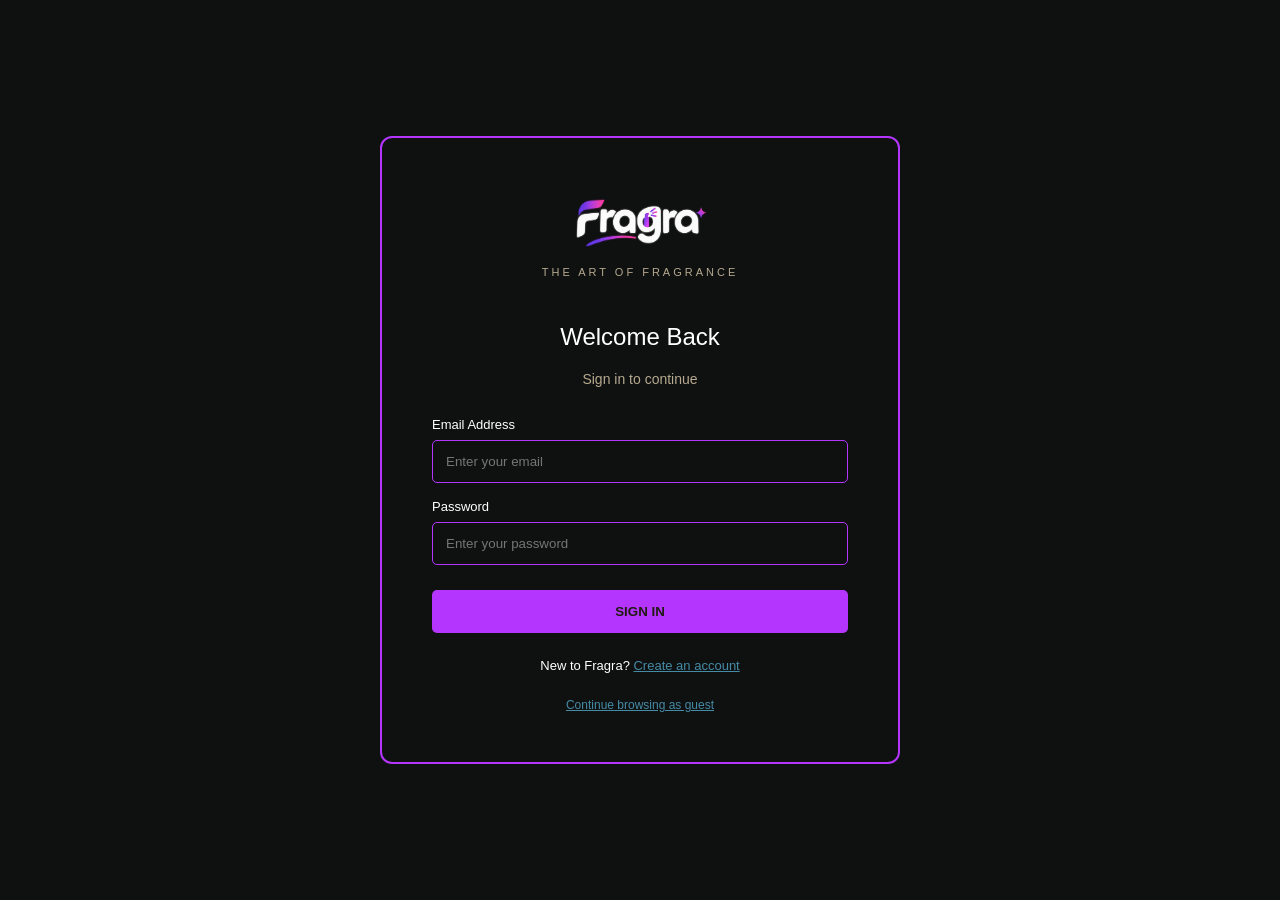
<file: Fragra-Full-Stack/frontend/account.html>
<!doctype html>
<html lang="en">
  <head>
    <meta charset="UTF-8" />
    <meta name="viewport" content="width=device-width,initial-scale=1" />
    <title>My Account | Fragra</title>
    <link rel="stylesheet" href="forms-fragra.css" />
    <script defer src="site.js"></script>
    <script defer src="account.js"></script>
  </head>
  <body>
    <header class="fragra-header">
      <a href="Fragra.html"><img src="logo.png" alt="Fragra" /></a>
      <nav>
        <a href="catalog.html">Shop</a><a href="cart.html">Cart</a
        ><a href="orders.html">Orders</a>
      </nav>
    </header>
    <main class="fragra-single">
      <section class="fragra-card">
        <h1>My Account</h1>
        <p><strong>Name:</strong> <span id="accountName">Loading...</span></p>
        <p><strong>Email:</strong> <span id="accountEmail">Loading...</span></p>
        <p id="accountMessage" role="status"></p>
        <p><a href="orders.html">View order history</a></p>
        <button class="fragra-button" onclick="fragraSignOut()">
          Sign Out
        </button>
      </section>
    </main>
  </body>
</html>
</file>
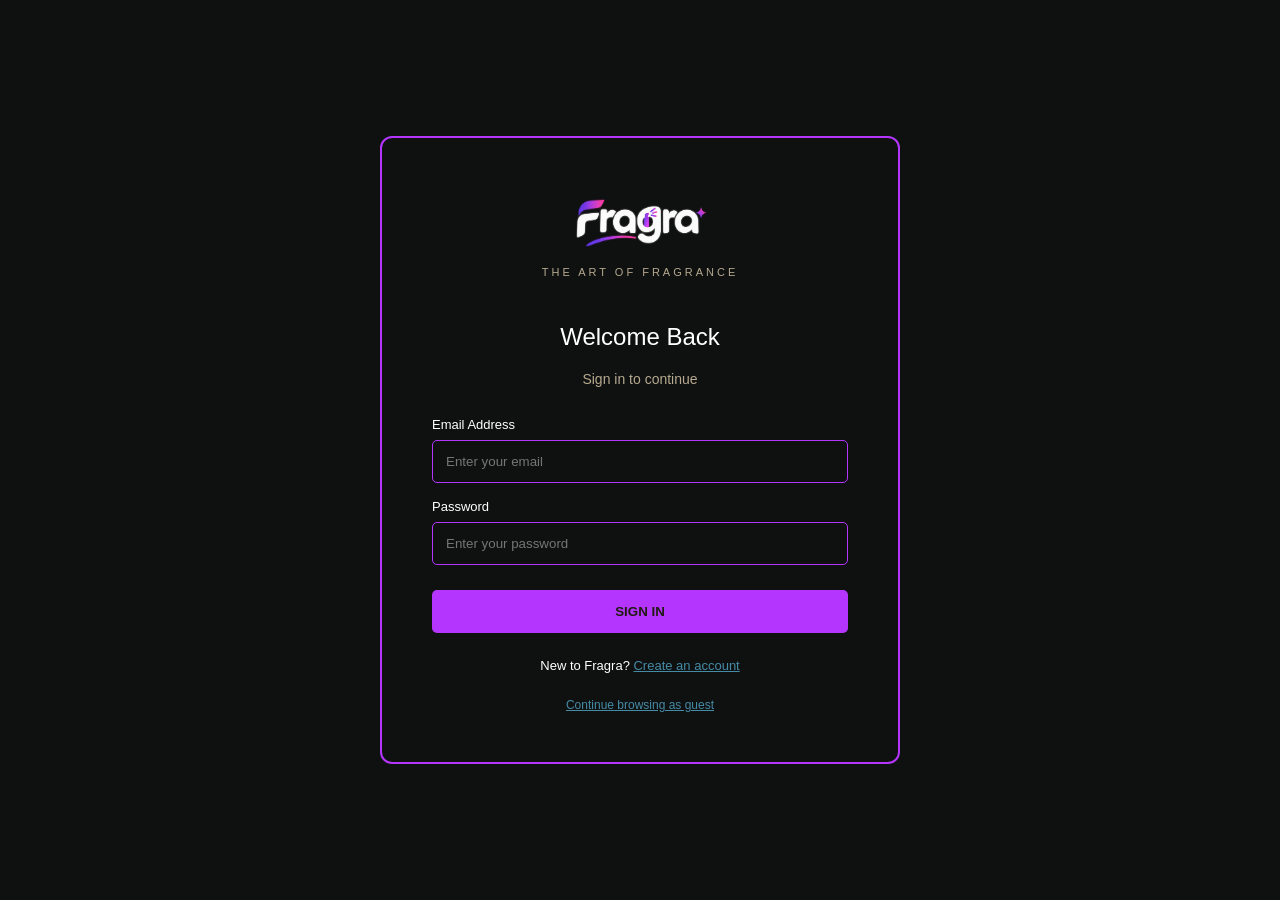
<file: Fragra-Full-Stack/frontend/checkout.html>
<!doctype html>
<html lang="en">
  <head>
    <meta charset="UTF-8" />
    <meta name="viewport" content="width=device-width,initial-scale=1" />
    <title>Secure Checkout | Fragra</title>
    <link rel="stylesheet" href="forms-fragra.css" />
    <script defer src="site.js"></script>
    <script defer src="checkout.js"></script>
  </head>
  <body>
    <header class="fragra-header">
      <a href="Fragra.html"><img src="logo.png" alt="Fragra" /></a>
      <nav><a href="cart.html">Cart</a><a href="orders.html">My Orders</a></nav>
    </header>
    <main class="fragra-layout">
      <section class="fragra-card">
        <h1>Delivery Details</h1>
        <p>
          Sign in is required to place an order. Delivery in India · Cash on
          Delivery only.
        </p>
        <form id="checkoutForm">
          <label
            >Full name<input
              required
              minlength="2"
              maxlength="100"
              name="recipient"
              id="recipient"
              autocomplete="name"
          /></label>
          <label
            >Mobile number<input
              required
              type="tel"
              name="mobile"
              maxlength="20"
              placeholder="10-digit mobile number"
              autocomplete="tel"
          /></label>
          <label
            >Full delivery address<textarea
              required
              maxlength="500"
              name="address"
              rows="3"
              placeholder="House, street, landmark"
              autocomplete="street-address"
            ></textarea>
          </label>
          <div class="fragra-two">
            <label
              >City<input
                required
                maxlength="120"
                name="city"
                autocomplete="address-level2" /></label
            ><label
              >State<input
                required
                maxlength="120"
                name="state"
                autocomplete="address-level1"
            /></label>
          </div>
          <label
            >PIN code<input
              required
              pattern="[0-9]{6}"
              maxlength="6"
              name="pincode"
              inputmode="numeric"
              autocomplete="postal-code"
          /></label>
          <div class="fragra-payment">
            <strong>Payment method:</strong> Cash on Delivery (COD)
            <p>
              Online payments are not enabled in this internship demo. No card
              details are collected.
            </p>
          </div>
          <p id="checkoutMessage" role="status"></p>
          <button type="submit" class="fragra-button">Place Order</button>
        </form>
      </section>
      <aside class="fragra-card">
        <h2>Order Summary</h2>
        <div id="checkoutItems">Loading...</div>
        <hr />
        <h2>Total: <span id="checkoutTotal">₹0</span></h2>
        <p>
          Products and prices are verified by the Java server before the order
          is created.
        </p>
      </aside>
    </main>
  </body>
</html>
</file>
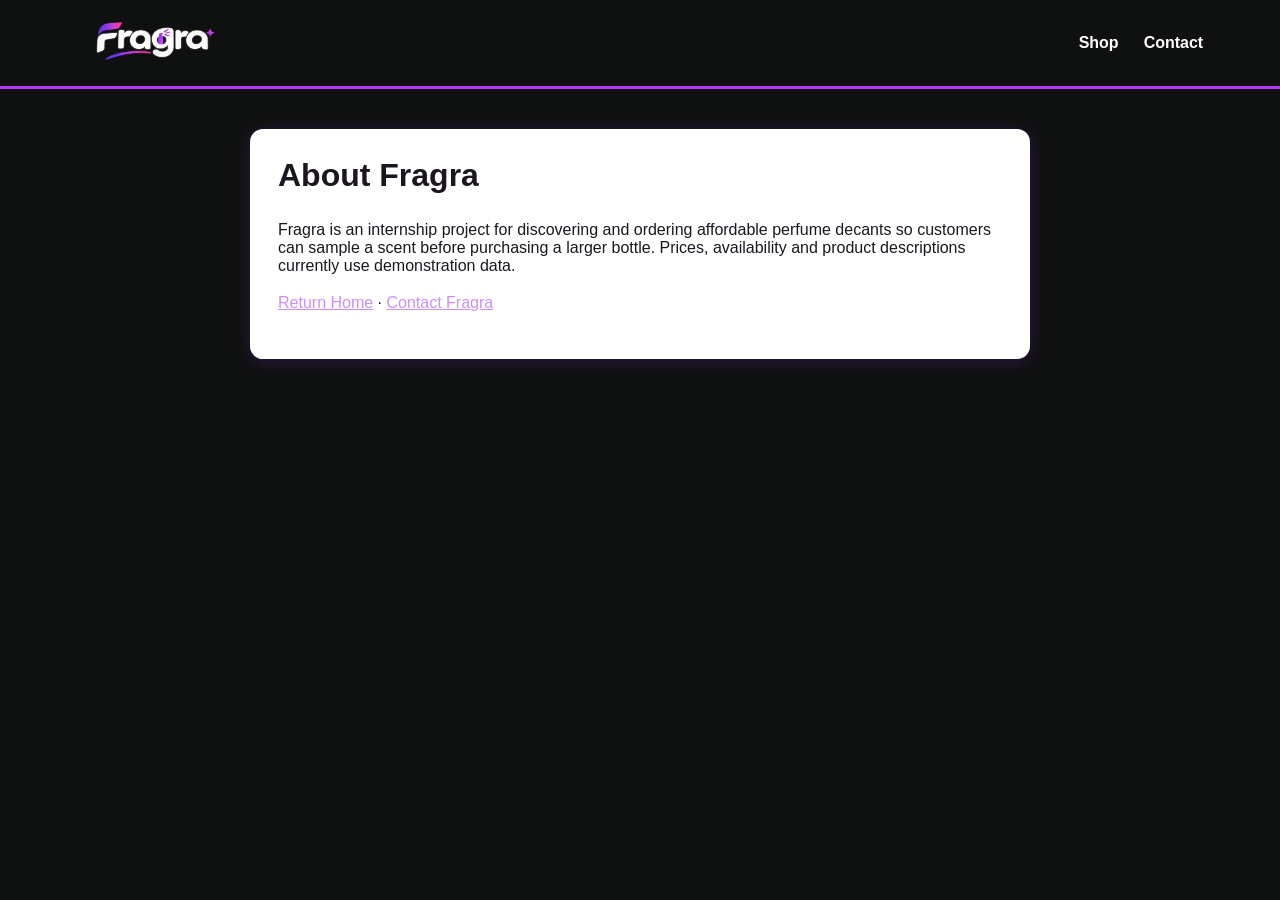
<file: Fragra-Full-Stack/frontend/info.html>
<!doctype html>
<html lang="en">
  <head>
    <meta charset="UTF-8" />
    <meta name="viewport" content="width=device-width,initial-scale=1" />
    <title>Information | Fragra</title>
    <link rel="stylesheet" href="forms-fragra.css" />
    <script defer src="site.js"></script>
    <script defer src="info.js"></script>
  </head>
  <body>
    <header class="fragra-header">
      <a href="Fragra.html"><img src="logo.png" alt="Fragra" /></a>
      <nav>
        <a href="catalog.html">Shop</a><a href="support.html">Contact</a>
      </nav>
    </header>
    <main class="fragra-single">
      <section class="fragra-card">
        <h1 id="infoTitle">Fragra Information</h1>
        <div id="infoText"><p>Loading...</p></div>
        <p>
          <a href="Fragra.html">Return Home</a> ·
          <a href="support.html">Contact Fragra</a>
        </p>
      </section>
    </main>
  </body>
</html>
</file>
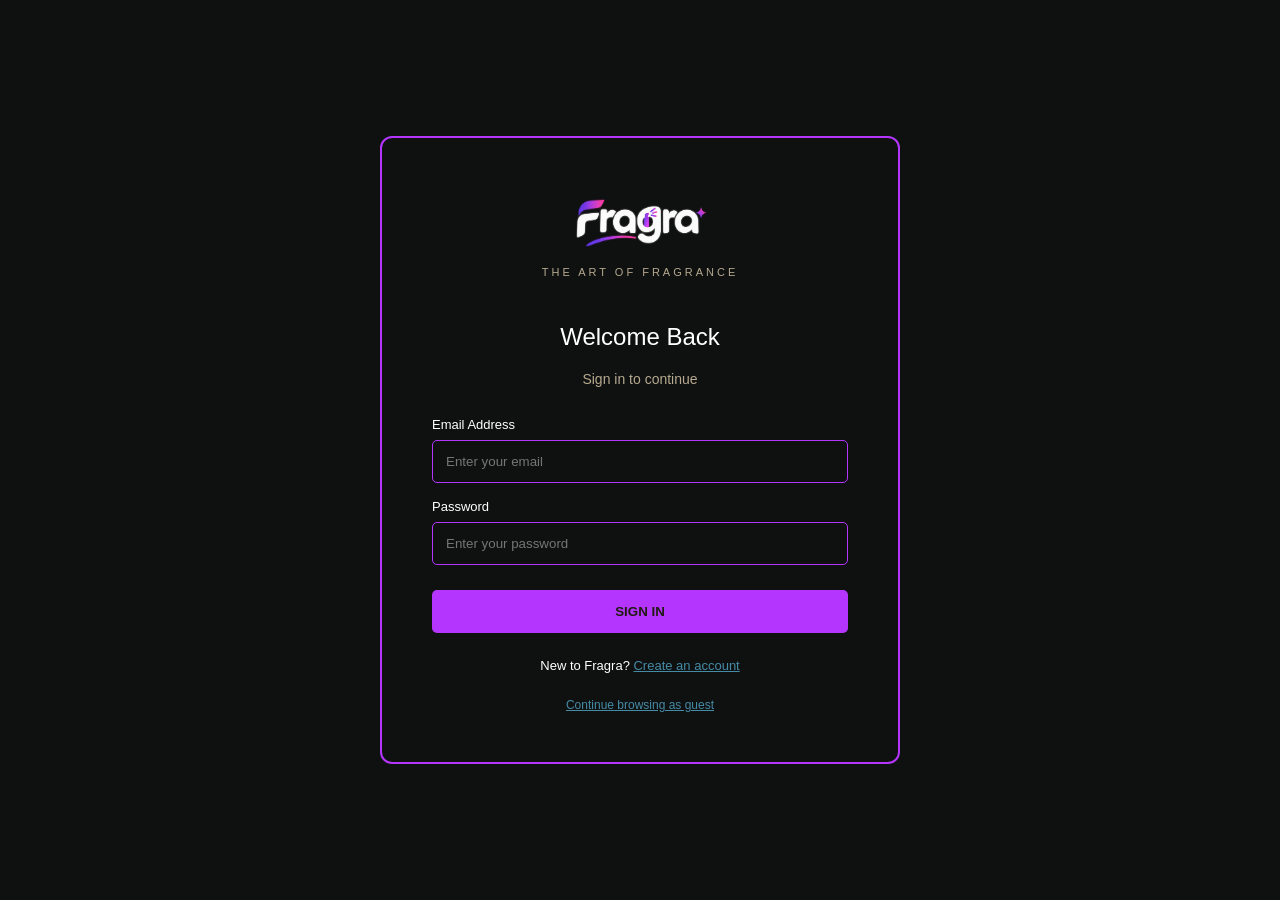
<file: Fragra-Full-Stack/frontend/login.html>
<!doctype html>
<html lang="en">
  <head>
    <meta charset="UTF-8" />
    <meta name="viewport" content="width=device-width, initial-scale=1.0" />
    <title>Fragra | Account</title>
    <link rel="stylesheet" href="login.css" />
  </head>
  <body>
    <div class="auth-container">
      <h1><img src="logo.png" alt="Fragra logo" /></h1>
      <p class="subtitle">THE ART OF FRAGRANCE</p>

      <h2 id="formTitle">Welcome Back</h2>
      <p id="formSubtitle">Sign in to continue</p>

      <form id="authForm">
        <div id="nameField" hidden>
          <label>Full Name</label>
          <input type="text" id="name" placeholder="Your full name" />
        </div>

        <label>Email Address</label>
        <input
          type="email"
          id="email"
          placeholder="Enter your email"
          required
        />

        <label>Password</label>
        <input
          type="password"
          id="password"
          placeholder="Enter your password"
          required
        />

        <button type="submit" id="submitBtn">SIGN IN</button>
      </form>

      <p id="message" role="status"></p>

      <p class="switch-text">
        <span id="switchPrompt">New to Fragra?</span>
        <a href="#" id="toggleAuth">Create an account</a>
      </p>

      <a class="guest-link" href="Fragra.html"> Continue browsing as guest </a>
    </div>

    <script src="site.js"></script>
    <script src="auth.js"></script>
  </body>
</html>
</file>
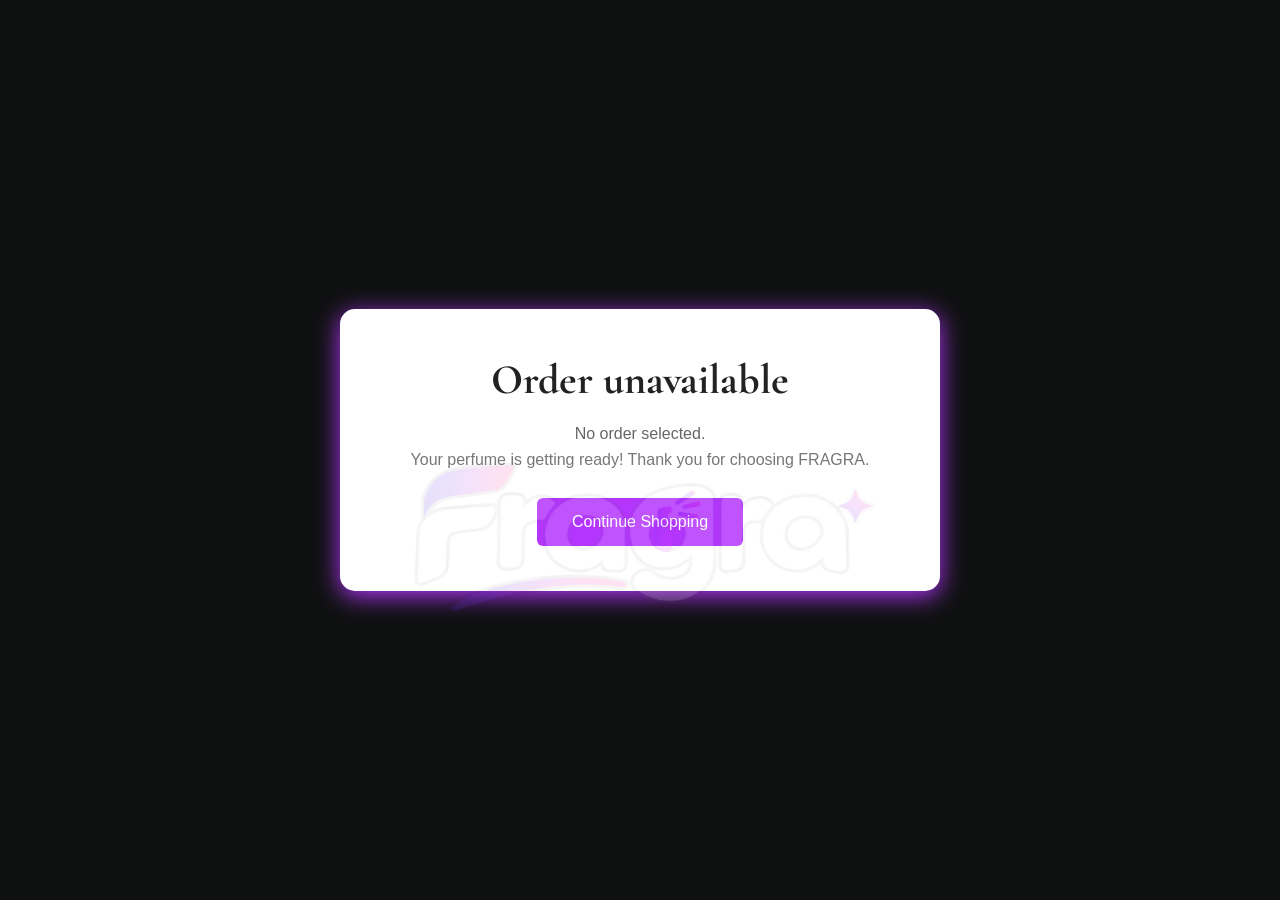
<file: Fragra-Full-Stack/frontend/order-confirm.html>
<!doctype html>
<html lang="en">
  <head>
    <meta charset="UTF-8" />
    <meta name="viewport" content="width=device-width, initial-scale=1.0" />

    <title>Order Confirmed | Fragra</title>

    <link rel="stylesheet" href="order.css" />

    <link
      href="https://fonts.googleapis.com/css2?family=Cormorant+Garamond:wght@400;500;600;700&display=swap"
      rel="stylesheet"
    />
  </head>

  <body>
    <div class="confirmation-container">
      <div class="bg-logo">
        <img src="logo.png" alt="Fragra Logo" />
      </div>
      <div class="success-icon">✓</div>

      <h1>Checking Your Order...</h1>

      <p class="message">
        Thank you for shopping with FRAGRA. Your order has been successfully
        placed.
      </p>

      <div class="order-details">
        <h2>Order Details</h2>

        <p><b>Order ID:</b> <span id="orderId">Loading...</span></p>

        <p><b>Product:</b> <span id="productName">Loading...</span></p>

        <p><b>Quantity:</b> <span id="quantity">—</span></p>

        <p><b>Total Amount:</b> ₹<span id="total">—</span></p>

        <p>
          <b>Order Status:</b>
          <span class="status">Checking</span>
        </p>
      </div>

      <p class="delivery-message">
        Your perfume is getting ready! Thank you for choosing FRAGRA.
      </p>

      <a href="Fragra.html" class="shop-btn"> Continue Shopping </a>
    </div>
    <script src="site.js"></script>
    <script src="confirmation.js"></script>
  </body>
</html>
</file>
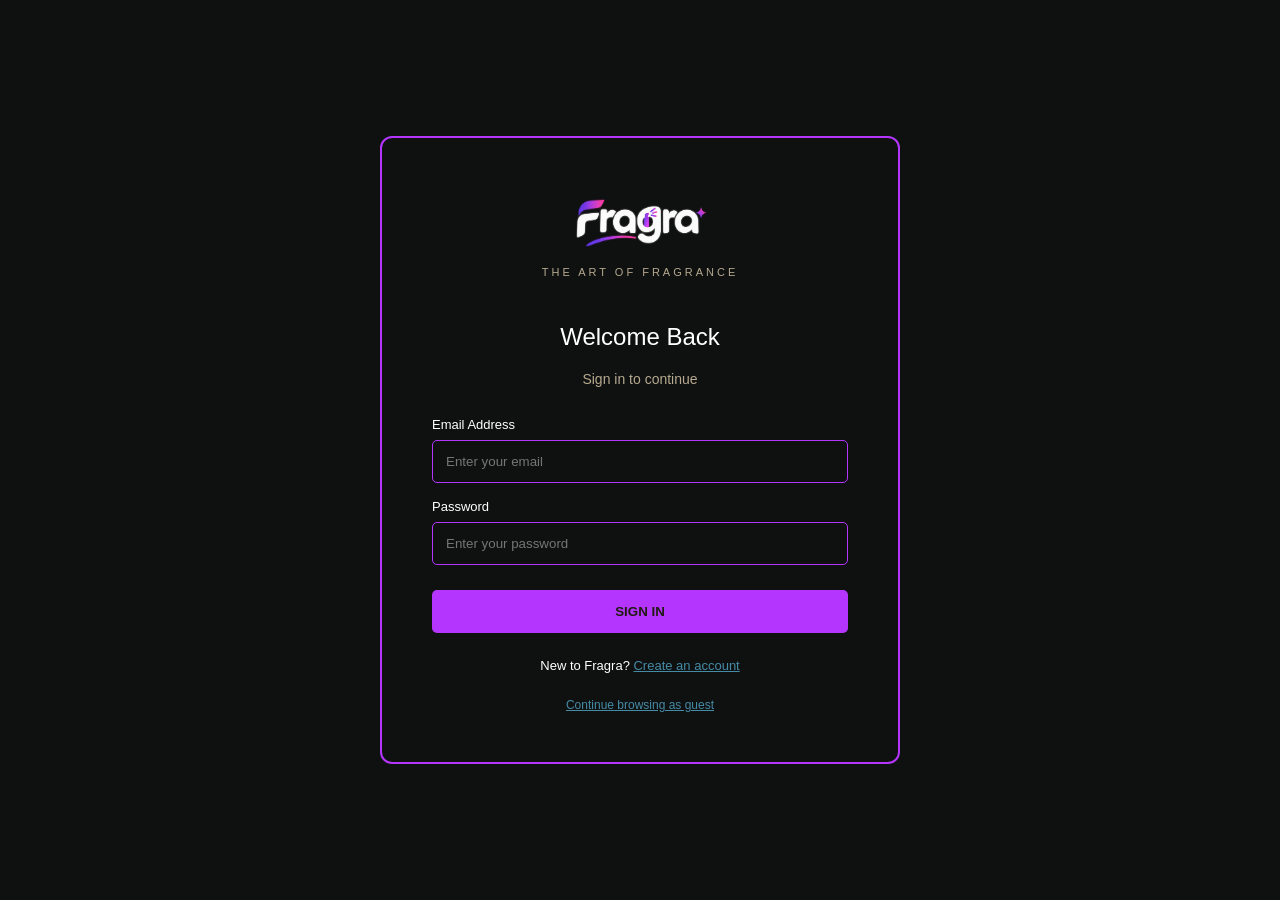
<file: Fragra-Full-Stack/frontend/orders.html>
<!doctype html>
<html lang="en">
  <head>
    <meta charset="UTF-8" />
    <meta name="viewport" content="width=device-width,initial-scale=1" />
    <title>My Orders | Fragra</title>
    <link rel="stylesheet" href="forms-fragra.css" />
    <script defer src="site.js"></script>
    <script defer src="orders.js"></script>
  </head>
  <body>
    <header class="fragra-header">
      <a href="Fragra.html"><img src="logo.png" alt="Fragra" /></a>
      <nav>
        <a href="catalog.html">Shop</a><a href="cart.html">Cart</a
        ><a href="account.html">Account</a>
      </nav>
    </header>
    <main class="fragra-single">
      <h1>My Orders</h1>
      <div id="ordersList">Loading your orders...</div>
    </main>
  </body>
</html>
</file>
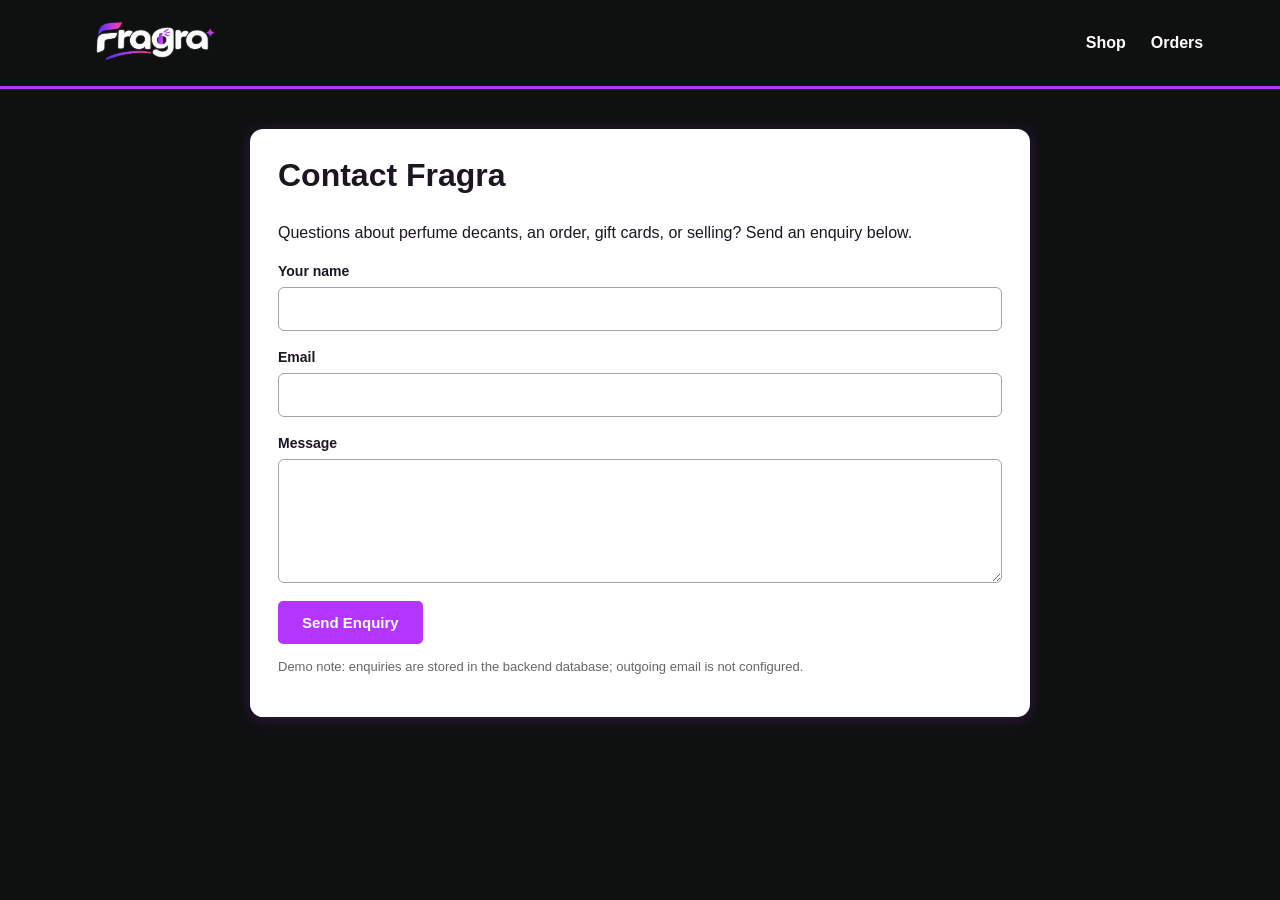
<file: Fragra-Full-Stack/frontend/support.html>
<!doctype html>
<html lang="en">
  <head>
    <meta charset="UTF-8" />
    <meta name="viewport" content="width=device-width,initial-scale=1" />
    <title>Customer Service | Fragra</title>
    <link rel="stylesheet" href="forms-fragra.css" />
    <script defer src="site.js"></script>
    <script defer src="support.js"></script>
  </head>
  <body>
    <header class="fragra-header">
      <a href="Fragra.html"><img src="logo.png" alt="Fragra" /></a>
      <nav><a href="catalog.html">Shop</a><a href="orders.html">Orders</a></nav>
    </header>
    <main class="fragra-single">
      <section class="fragra-card">
        <h1>Contact Fragra</h1>
        <p>
          Questions about perfume decants, an order, gift cards, or selling?
          Send an enquiry below.
        </p>
        <form id="supportForm">
          <label>Your name<input required maxlength="100" name="name" /></label
          ><label
            >Email<input
              required
              type="email"
              maxlength="254"
              name="email" /></label
          ><label
            >Message<textarea
              id="supportMessageText"
              name="message"
              required
              minlength="10"
              maxlength="2000"
              rows="6"
            ></textarea>
          </label>
          <p id="supportStatus" role="status"></p>
          <button class="fragra-button">Send Enquiry</button>
        </form>
        <p class="fragra-muted">
          Demo note: enquiries are stored in the backend database; outgoing
          email is not configured.
        </p>
      </section>
    </main>
  </body>
</html>
</file>
<file: Fragra-Full-Stack/frontend/forms-fragra.css>
/* Only for new pages. Existing Fragra homepage and its CSS are unchanged. */
* {
    box-sizing: border-box
}

body {
    margin: 0;
    background: #0f1111;
    color: #f6f3f9;
    font-family: Arial, Helvetica, sans-serif;
    min-height: 100vh
}

a {
    color: #cb8eff
}

a:hover {
    color: white
}

.fragra-header {
    background: #0f1111;
    border-bottom: 3px solid rgb(180, 54, 254);
    padding: 8px 6%;
    display: flex;
    align-items: center;
    justify-content: space-between;
    gap: 24px
}

.fragra-header img {
    width: 155px;
    height: 66px;
    object-fit: contain
}

.fragra-header nav {
    display: flex;
    flex-wrap: wrap;
    gap: 25px
}

.fragra-header nav a {
    text-decoration: none;
    color: white;
    font-weight: bold
}

.fragra-layout {
    max-width: 1100px;
    padding: 35px 20px;
    margin: auto;
    display: grid;
    grid-template-columns: minmax(0, 1.4fr) minmax(270px, 1fr);
    gap: 24px;
    align-items: start
}

.fragra-single {
    max-width: 820px;
    padding: 40px 20px;
    margin: auto
}

.fragra-card {
    background: #fff;
    color: #1c1620;
    border-radius: 13px;
    padding: 28px;
    margin-bottom: 20px;
    box-shadow: 0 2px 16px rgba(180, 54, 254, .2)
}

.fragra-card h1 {
    margin-top: 0;
    font-size: 32px
}

.fragra-card p {
    line-height: 1.5
}

.fragra-card label {
    font-size: 14px;
    font-weight: 600;
    display: block;
    margin: 18px 0
}

.fragra-card input,
.fragra-card textarea {
    display: block;
    width: 100%;
    padding: 13px;
    margin-top: 8px;
    border: 1px solid #a4a0a6;
    border-radius: 6px;
    font: inherit
}

.fragra-card input:focus,
.fragra-card textarea:focus {
    outline: 2px solid rgb(180, 54, 254)
}

.fragra-two {
    display: grid;
    grid-template-columns: 1fr 1fr;
    gap: 15px
}

.fragra-payment {
    background: #f2eafa;
    padding: 17px;
    border-radius: 8px;
    font-size: 14px;
    margin: 20px 0
}

.fragra-button {
    background: rgb(180, 54, 254);
    color: #fff;
    border: 0;
    padding: 13px 24px;
    border-radius: 5px;
    cursor: pointer;
    font-weight: 700;
    font-size: 15px
}

.fragra-button:hover {
    background: #8d2ac2
}

.fragra-button:disabled {
    opacity: .5;
    cursor: not-allowed
}

.fragra-muted {
    font-size: 13px;
    color: #666
}

.fragra-card hr {
    border: 0;
    border-top: 1px solid #ddd;
    margin: 22px 0
}

#checkoutItems p {
    border-bottom: 1px solid #eee;
    padding-bottom: 10px
}

#ordersList .fragra-card {
    margin-top: 20px
}

@media(max-width:740px) {
    .fragra-layout {
        grid-template-columns: 1fr
    }

    .fragra-header {
        padding: 8px 20px
    }

    .fragra-header img {
        width: 120px
    }

    .fragra-two {
        grid-template-columns: 1fr
    }
}
</file>
<file: Fragra-Full-Stack/frontend/login.css>
* {
    box-sizing: border-box;
}

body {
    margin: 0;
    min-height: 100vh;
    background: #0f1111;
    color: #fff;
    font-family: Arial, sans-serif;
    display: flex;
    align-items: center;
    justify-content: center;
}

.auth-container {
    width: 90%;
    max-width: 520px;
    padding: 50px 50px;
    border: 2px solid rgb(180, 54, 254);
    border-radius: 12px;
    text-align: center;
}

h1 {
    margin: 0px;
    padding: 0px;
}

img {
    height: 70px;
    width: 170px;
}

.subtitle {
    font-size: 11px;
    letter-spacing: 3px;
    color: #b6a98f;
    margin-top: 0px;
    margin-bottom: 45px;
}

h2 {
    font-weight: 400;
}

#formSubtitle {
    color: #b6a98f;
    font-size: 14px;
}

form {
    text-align: left;
    margin-top: 30px;
}

label {
    display: block;
    margin: 16px 0 8px;
    color: #fff;
    font-size: 13px;
}

input {
    width: 100%;
    padding: 13px;
    background: transparent;
    border: 1px solid rgb(180, 54, 254);
    border-radius: 5px;
    color: white;
}

button {
    width: 100%;
    padding: 14px;
    margin-top: 25px;
    background: rgb(180, 54, 254);
    color: #201a11;
    border: none;
    border-radius: 5px;
    font-weight: bold;
    cursor: pointer;
}

button:hover {
    background: #fff;
}

.switch-text {
    margin-top: 25px;
    font-size: 13px;
}

a {
    color: #468ba6;
}

.guest-link {
    display: block;
    margin-top: 25px;
    font-size: 12px;
    color: #468ba6;
}

#message {
    font-size: 13px;
    margin-top: 15px;
}

[hidden] {
    display: none !important;
}
</file>
<file: Fragra-Full-Stack/frontend/order.css>
* {
    margin: 0;
    padding: 0;
    box-sizing: border-box;
}

body {
    background: #0f1111;
    font-family: Arial, sans-serif;
    min-height: 100vh;
    display: flex;
    justify-content: center;
    align-items: center;
    padding: 20px;
    position: relative;
    overflow: hidden;
}


/* Background Logo */

.bg-logo {
    position: fixed;
    top: 60%;
    left: 50%;
    transform: translate(-50%, -50%);
    z-index: 0;
    opacity: 0.15;
    pointer-events: none;
}

.bg-logo img {
    width: 600px;
    height: auto;
}



.confirmation-container {
    background: white;
    width: 100%;
    max-width: 600px;
    padding: 45px;
    text-align: center;
    border-radius: 15px;
    box-shadow: 0 5px 25px rgb(180, 54, 254);
    position: relative;
    z-index: 1;
}

/* Success Icon */

.success-icon {
    width: 80px;
    height: 80px;
    background: rgb(224, 204, 236);
    color: rgb(180, 54, 254);
    border-radius: 50%;
    display: flex;
    align-items: center;
    justify-content: center;
    font-size: 45px;
    margin: 0 auto 25px;
}

/* Heading */

h1 {
    font-family: 'Cormorant Garamond', serif;
    font-size: 42px;
    margin-bottom: 15px;
    color: #222;
}

.message {
    color: #666;
    line-height: 1.7;
}

/* Order Details */

.order-details {
    background: #f8f7f3;
    text-align: left;
    padding: 25px;
    margin: 30px 0;
    border-radius: 10px;
}

.order-details h2 {
    font-family: 'Cormorant Garamond', serif;
    margin-bottom: 20px;
    font-size: 27px;
}

.order-details p {
    margin: 15px 0;
    color: #444;
}

.status {
    color: rgb(180, 54, 254);
    font-weight: bold;
}

/* Delivery Message */

.delivery-message {
    color: #777;
    margin-bottom: 25px;
    line-height: 1.6;
}

/* Button */

.shop-btn {
    display: inline-block;
    background: rgb(180, 54, 254);
    color: white;
    text-decoration: none;
    padding: 15px 35px;
    border-radius: 6px;
    transition: 0.3s;
}

.shop-btn:hover {
    background: #b08d57;
}

/* Mobile */

@media(max-width: 600px) {

    .confirmation-container {
        padding: 25px;
    }

    h1 {
        font-size: 34px;
    }

}
</file>
